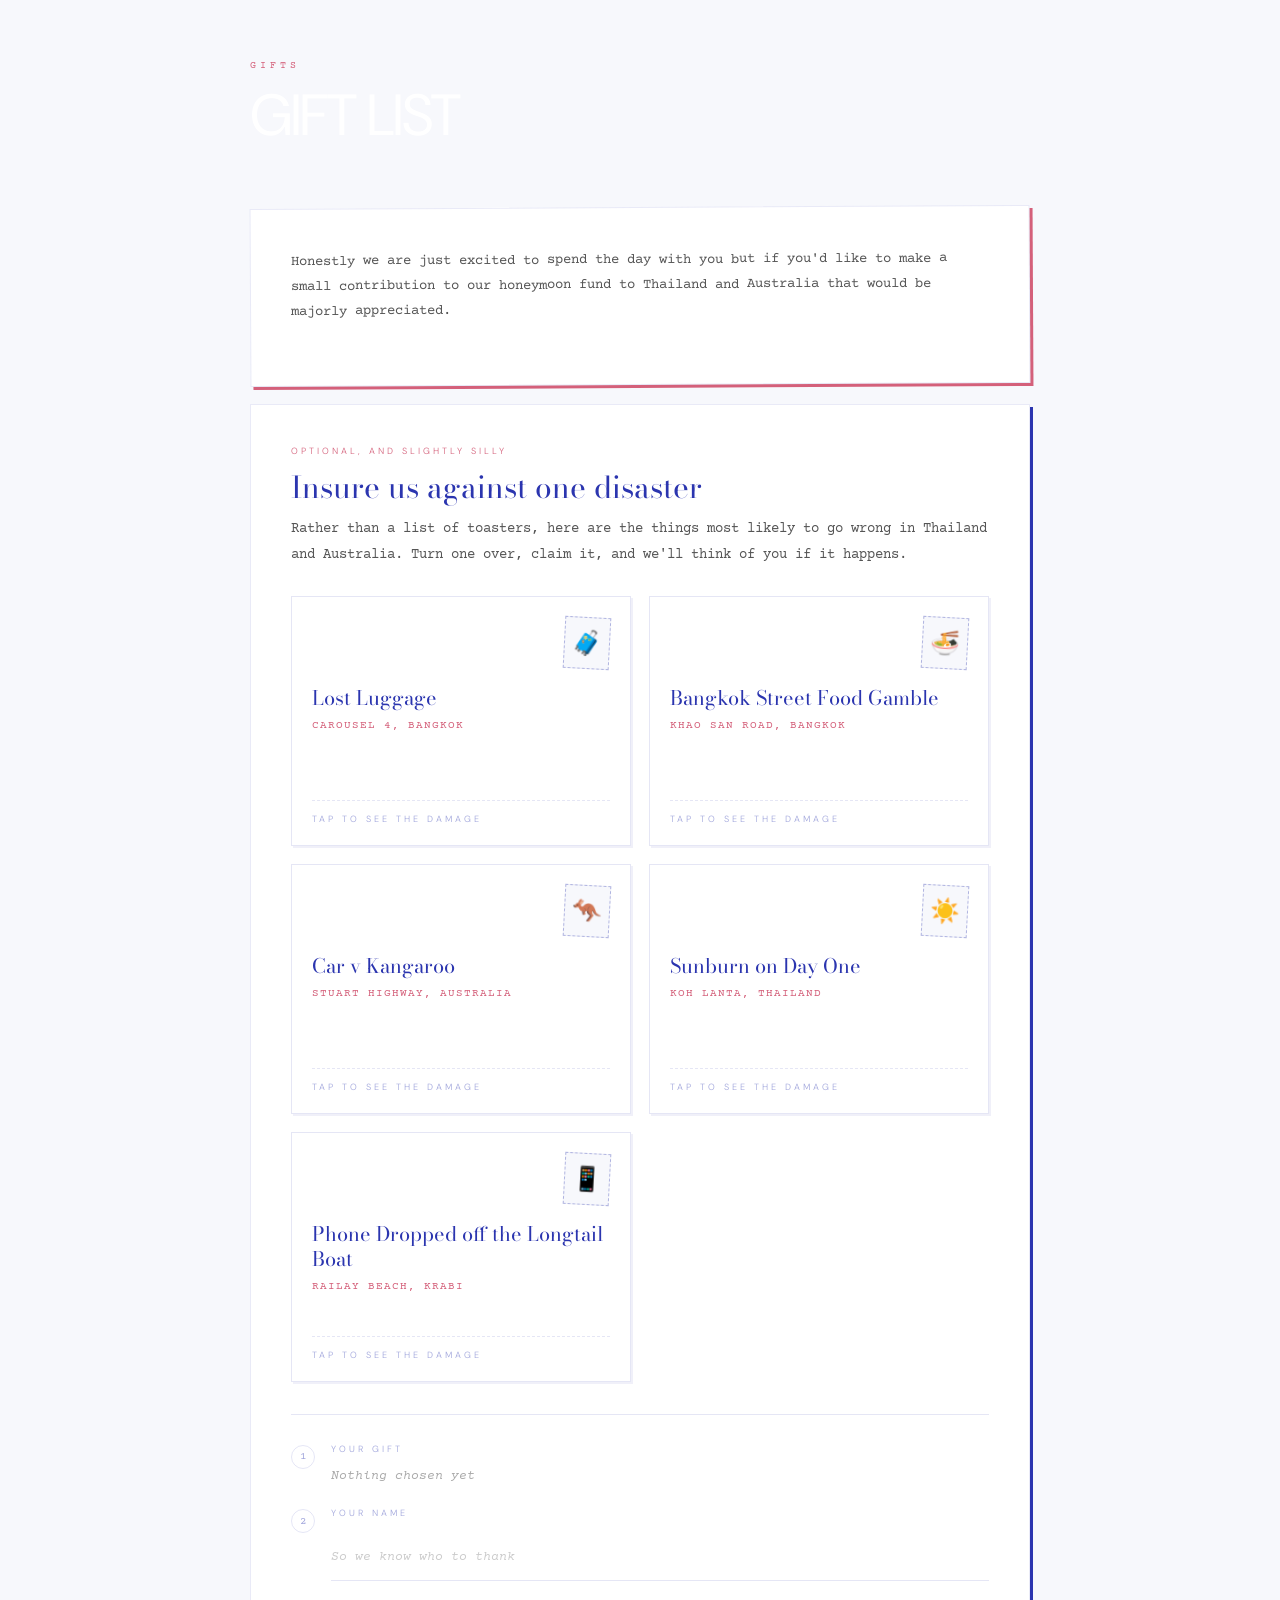
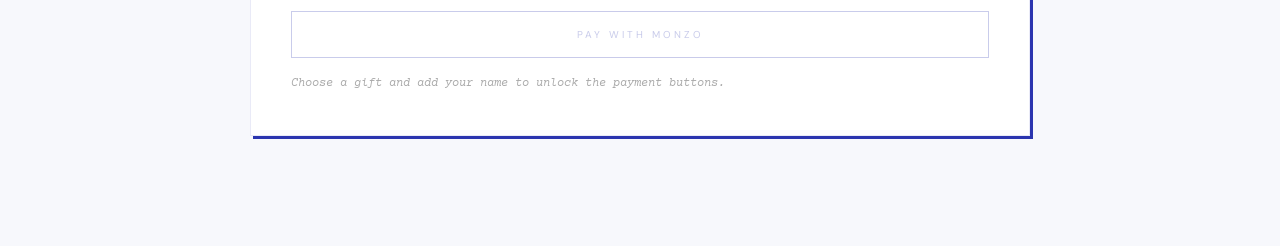
<file: gift.html>
<!DOCTYPE html>
<html lang="en">
<head>
<meta charset="UTF-8">
<meta name="viewport" content="width=device-width, initial-scale=1.0">
<title>Gift section - preview</title>
<link rel="stylesheet" href="styles.css">
<style>
  /* Preview only: no entrance, so show the section straight away. */
  body { background: var(--cream); }
  #gifts { padding-top: 60px; }
</style>
</head>
<body>

<div id="preview"></div>

<script>
// Pull the live #gifts section out of index.html so this page never drifts from it.
fetch('index.html')
  .then(r => r.text())
  .then(html => {
    const doc = new DOMParser().parseFromString(html, 'text/html');
    document.getElementById('preview').replaceChildren(doc.getElementById('gifts'));
    document.body.append(Object.assign(document.createElement('script'), { src: 'app.js' }));
  });
</script>

</body>
</html>
</file>
<file: styles.css>
@import url('https://fonts.googleapis.com/css2?family=Cormorant+Garamond:wght@300;400;500;600&family=DM+Sans:wght@200;300;400;500&family=Bodoni+Moda:ital,opsz,wght@0,6..96,400;0,6..96,700;0,6..96,900;1,6..96,400&family=Great+Vibes&family=Caveat:wght@400;500&family=Courier+Prime:ital@0;1&display=swap');

:root {
  --blue: #2b35af;
  --blue-dark: #1e2680;
  --blue-mid: #3540c0;
  --burgundy: #2b35af;
  --blue-grey: #7A9EA8;
  --red: #f0d44a;
  --pink: #d4607a;
  --cream: #f7f8fc;
  --cream-light: #f7f8fc;
  --gold: #7A9EA8;
  --white: #ffffff;
  --muted: rgba(43,53,175,0.45);
  --border: rgba(43,53,175,0.12);
}

* { box-sizing: border-box; margin: 0; padding: 0; }
html { scroll-behavior: smooth; }

body {
  background: var(--blue);
  color: var(--white);
  font-family: 'DM Sans', sans-serif;
  font-weight: 300;
  min-height: 100vh;
  overflow-x: hidden;
}

body.entrance-open {
  overflow: hidden;
}


/* HERO NAV */
.hero-nav {
  position: absolute;
  top: 20px;
  left: 24px;
  z-index: 10;
  display: flex;
  gap: 28px;
}

.hero-nav a {
  font-family: 'DM Sans', sans-serif;
  font-weight: 800;
  font-size: 15px;
  color: white;
  text-decoration: none;
  text-transform: uppercase;
  letter-spacing: 2px;
  transition: opacity 0.2s;
}

.hero-nav a:hover { opacity: 0.6; }

a:focus-visible,
button:focus-visible,
input[type="text"]:focus-visible,
input[type="password"]:focus-visible {
  outline: 2px solid var(--pink);
  outline-offset: 3px;
}

/* ENTRANCE */
#entrance {
  position: fixed;
  inset: 0;
  background: var(--blue);
  z-index: 1000;
  display: flex;
  flex-direction: column;
  justify-content: space-between;
  padding: 48px 56px;
  transition: opacity 0.8s ease;
}

#entrance::after {
  content: '';
  position: absolute;
  inset: 0;
  pointer-events: none;
  opacity: 0.18;
  background-image: url("data:image/svg+xml,%3Csvg viewBox='0 0 256 256' xmlns='http://www.w3.org/2000/svg'%3E%3Cfilter id='noise'%3E%3CfeTurbulence type='fractalNoise' baseFrequency='0.9' numOctaves='4' stitchTiles='stitch'/%3E%3C/filter%3E%3Crect width='100%25' height='100%25' filter='url(%23noise)'/%3E%3C/svg%3E");
  background-size: 200px 200px;
  mix-blend-mode: overlay;
}

#entrance.fade-out {
  opacity: 0;
  pointer-events: none;
}

.entrance-top {
  flex: 1;
  display: flex;
  flex-direction: column;
  align-items: center;
  justify-content: center;
}

.eye-chart {
  display: flex;
  flex-direction: column;
  width: 100%;
}

.eye-line {
  font-family: 'DM Sans', sans-serif;
  font-weight: 700;
  color: white;
  text-transform: uppercase;
  line-height: 0.95;
  display: block;
}

.eye-line.l1 { font-size: clamp(52px, 11vw, 140px); }
.eye-line.l2 { font-size: clamp(52px, 11vw, 140px); opacity: 0.85; }
.eye-line.l3 { font-size: clamp(52px, 11vw, 140px); }
.eye-names-wrap {
  position: relative;
  display: flex;
  flex-direction: column;
  line-height: 0.95;
}

.eye-are {
  font-family: 'Caveat', cursive;
  font-size: clamp(36px, 7vw, 88px);
  color: #f0d44a;
  font-weight: 500;
  position: absolute;
  top: 50%;
  left: 0;
  transform: translateY(-50%) rotate(-3deg);
  line-height: 1;
  z-index: 2;
  white-space: nowrap;
}
.eye-bottom-row {
  display: flex;
  justify-content: space-between;
  width: 100%;
  margin-top: 24px;
}
.eye-line.l4 { font-size: clamp(20px, 4vw, 52px); opacity: 0.9; }
.eye-date-row {
  display: flex;
  justify-content: space-between;
  width: 100%;
  margin-top: 4px;
}
.eye-line.l5 { font-size: clamp(9px, 1.5vw, 18px); opacity: 0.45; letter-spacing: 1px; }

.entrance-bottom {
  display: flex;
  align-items: flex-end;
  justify-content: space-between;
}

.entrance-bottom-right {
  display: flex;
  align-items: flex-end;
  gap: 20px;
}

.poem {
  max-width: 360px;
  margin-left: auto;
  margin-right: 48px;
}

.poem-line {
  font-family: 'Courier Prime', monospace;
  font-size: 12px;
  font-style: italic;
  font-weight: 400;
  color: #f0d44a;
  line-height: 1.7;
  display: block;
  text-align: left;
  letter-spacing: 0.3px;
}


@keyframes fadeUp { to { opacity: 1; transform: translateY(0); } }
@keyframes fadeInFull { to { opacity: 1; } }
@keyframes fadeInHalf { to { opacity: 1; } }

.enter-link {
  background: none;
  border: none;
  color: white;
  font-size: 52px;
  font-weight: 500;
  cursor: pointer;
  padding: 0;
  text-decoration: none;
  transition: all 0.3s;
  line-height: 1;
  align-self: flex-end;
}
.enter-link:hover { transform: translateX(12px); opacity: 0.7; }

/* MAIN SITE */
#main-site { 
  opacity: 0;
  min-height: 100vh;
  pointer-events: none;
}
#main-site.visible { 
  opacity: 1;
  pointer-events: all;
  transition: opacity 0.4s ease;
}

/* NAV */
nav {
  display: none;
}

.nav-brand { display: none; }

.nav-links { display: flex; gap: 0; list-style: none; }

.nav-links li::after {
  content: ',';
  font-family: 'DM Sans', sans-serif;
  font-size: 13px;
  color: white;
  margin-right: 6px;
}

.nav-links li:last-child::after { content: ''; margin-right: 0; }

.nav-links a {
  font-family: 'DM Sans', sans-serif;
  font-size: 13px;
  color: var(--blue);
  text-decoration: none;
  transition: opacity 0.2s;
  margin-right: 2px;
}
.nav-links a:hover { opacity: 0.6; }

.nav-toggle {
  display: none;
  background: none;
  border: none;
  color: var(--blue);
  font-size: 22px;
  cursor: pointer;
}

/* HERO */
.hero {
  width: 100%;
  height: 100vh;
  position: relative;
  display: flex;
  align-items: flex-end;
  overflow: hidden;
}

.hero-img {
  position: absolute;
  inset: 0;
  width: 100%;
  height: 100%;
  object-fit: cover;
  object-position: center 65%;
  filter: none;
}

.hero::before {
  display: none;
}

.hero-text {
  position: relative;
  z-index: 2;
  padding: 48px;
  width: 100%;
}

.hero-names {
  font-family: 'DM Sans', sans-serif;
  font-size: clamp(52px, 8vw, 96px);
  font-weight: 400;
  font-style: normal;
  color: var(--white);
  line-height: 0.95;
  display: block;
  margin-bottom: 14px;
  letter-spacing: -1px;
}

.hero-date {
  font-family: 'DM Sans', sans-serif;
  font-size: 12px;
  letter-spacing: 2px;
  color: rgba(255,255,255,0.65);
  display: block;
}

.hero-scroll {
  position: absolute;
  bottom: 32px;
  right: 48px;
  z-index: 2;
  font-family: 'DM Sans', sans-serif;
  font-size: 9px;
  letter-spacing: 3px;
  text-transform: uppercase;
  color: rgba(255,255,255,0.35);
  animation: bounce 2s ease-in-out infinite;
}

@keyframes bounce {
  0%, 100% { transform: translateY(0); }
  50% { transform: translateY(6px); }
}

/* DISCO THREE BALL */
#disco-container {
  position: absolute;
  top: 0;
  right: 0;
  width: 200px;
  height: 280px;
  z-index: 6;
  pointer-events: none;
}
#disco-container canvas { display: block; }

/* DISCO REFLECTIONS */
#reflections-canvas {
  position: absolute;
  inset: 0;
  width: 100%;
  height: 100%;
  z-index: 1;
  pointer-events: none;
}

/* SECTIONS */
.section { padding: 90px 48px; }
.section-inner { max-width: 780px; margin: 0 auto; }
.section.light { background: var(--cream); color: var(--burgundy); }
.section.dark { background: var(--burgundy); color: var(--cream); }

.section-eyebrow {
  font-family: 'Courier Prime', monospace;
  font-size: 10px;
  letter-spacing: 4px;
  text-transform: uppercase;
  color: var(--pink);
  margin-bottom: 14px;
  display: block;
}

.section-title {
  font-family: 'DM Sans', sans-serif;
  font-size: clamp(36px, 6vw, 58px);
  font-style: normal;
  font-weight: 700;
  text-transform: uppercase;
  letter-spacing: -1px;
  font-weight: 400;
  line-height: 1.05;
  margin-bottom: 24px;
}

.section.light .section-title { color: var(--blue); }
.section.dark .section-title { color: var(--white); }
.section[style*="fdf8e8"] .section-title { color: var(--burgundy); }
.section[style*="fdf8e8"] .section-eyebrow { color: var(--gold); }

.divider { width: 40px; height: 1px; background: var(--yellow); margin-bottom: 36px; }




/* STAR DROPDOWN */
.star-dropdown {
  width: 100%;
  border: none;
  border-bottom: 1px solid rgba(43,53,175,0.15);
  background: transparent;
  padding: 8px 0;
  font-family: 'Courier Prime', monospace;
  font-size: 14px;
  font-weight: 400;
  color: var(--burgundy);
  outline: none;
  cursor: pointer;
  -webkit-appearance: none;
  appearance: none;
  background-image: url("data:image/svg+xml,%3Csvg xmlns='http://www.w3.org/2000/svg' width='12' height='8' viewBox='0 0 12 8'%3E%3Cpath d='M1 1l5 5 5-5' stroke='%23999' stroke-width='1.5' fill='none' stroke-linecap='round'/%3E%3C/svg%3E");
  background-repeat: no-repeat;
  background-position: right 4px center;
}
.star-dropdown:focus { border-bottom-color: var(--blue); }



/* DRAWING */
.drawing-wrap {
  display: flex;
  justify-content: center;
  margin-top: 24px;
  pointer-events: none;
}

.drawing-img {
  width: 220px;
  opacity: 0.95;
  mix-blend-mode: screen;
}

/* TIMELINE */
.timeline { display: flex; flex-direction: column; gap: 0; margin-top: 16px; }

.timeline-item {
  display: grid;
  grid-template-columns: 20px 2px 1fr;
  gap: 0 16px;
  align-items: flex-start;
  min-height: 60px;
}

.timeline-icon {
  font-size: 18px;
  padding-top: 4px;
  text-align: center;
  color: var(--blue-grey);
  font-family: 'DM Sans', sans-serif;
  font-weight: 300;
}

.timeline-line {
  width: 2px;
  background: var(--blue-grey);
  margin: 6px auto 0;
  flex: 1;
  min-height: 60px;
}

.timeline-item.last .timeline-line { display: none; }

.timeline-content { padding-bottom: 20px; }

.timeline-time {
  font-family: 'Courier Prime', monospace;
  font-size: 10px;
  letter-spacing: 2px;
  text-transform: uppercase;
  color: var(--red);
  margin-bottom: 3px;
}

.timeline-heading {
  font-family: 'Courier Prime', monospace;
  font-size: 15px;
  font-weight: 700;
  text-transform: uppercase;
  letter-spacing: 1px;
  color: var(--burgundy);
  margin-bottom: 3px;
}

.timeline-desc {
  font-family: 'Courier Prime', monospace;
  font-size: 12px;
  color: #888;
  font-style: normal;
  letter-spacing: 0.5px;
}

/* GIFTS */
.gift-card { background: white; border: 1px solid rgba(43,53,175,0.1); padding: 40px; margin-bottom: 20px; transform: rotate(-0.3deg); box-shadow: 3px 3px 0 var(--pink); }
.gift-card p { font-family: 'Courier Prime', monospace; font-size: 14px; color: #555; line-height: 1.8; margin-bottom: 20px; }
.gift-btn { display: inline-block; padding: 14px 32px; background: var(--blue); color: white; text-decoration: none; font-family: 'DM Sans', sans-serif; font-size: 10px; letter-spacing: 3px; text-transform: uppercase; transition: background 0.2s; }
.gift-btn:hover { background: var(--blue-mid); }
.gift-note { font-family: 'Courier Prime', monospace; font-size: 12px; color: #aaa; margin-top: 12px; font-style: italic; }
.gift-soon { font-family: 'Courier Prime', monospace; font-size: 12px; color: #aaa; font-style: italic; margin-top: 0; }

/* GIFT PICKER */
.giftpicker { background: white; border: 1px solid rgba(43,53,175,0.1); padding: 40px; margin-bottom: 20px; box-shadow: 3px 3px 0 var(--blue); }
.giftpicker-title { font-family: 'Bodoni Moda', serif; font-size: 30px; font-weight: 400; color: var(--blue); line-height: 1.2; margin-bottom: 12px; }
.giftpicker-eyebrow { display: block; font-family: 'DM Sans', sans-serif; font-size: 9px; letter-spacing: 3px; text-transform: uppercase; color: var(--pink); margin-bottom: 12px; }
.giftpicker-intro { font-family: 'Courier Prime', monospace; font-size: 14px; color: #555; line-height: 1.8; margin-bottom: 28px; }

/* Postcards */
.gift-cards { display: grid; grid-template-columns: repeat(auto-fill, minmax(248px, 1fr)); gap: 18px; }

.postcard { perspective: 1400px; }
.postcard-inner {
  position: relative; min-height: 250px; height: 100%;
  transform-style: preserve-3d; transition: transform 0.62s cubic-bezier(0.4, 0.15, 0.2, 1);
}
.postcard.flipped .postcard-inner { transform: rotateY(180deg); }

.postcard-face {
  position: absolute; inset: 0; width: 100%; height: 100%;
  display: flex; flex-direction: column; align-items: flex-start; text-align: left;
  padding: 20px; background: white; border: 1px solid var(--border);
  box-shadow: 2px 2px 0 rgba(43,53,175,0.07);
  backface-visibility: hidden; -webkit-backface-visibility: hidden;
  transition: border-color 0.2s, box-shadow 0.2s;
}
.postcard.selected .postcard-face { border-color: var(--blue); box-shadow: 3px 3px 0 var(--blue); }

/* Front: stamp, title, where it goes wrong, and the prompt to turn it over. */
.pc-front { font: inherit; color: inherit; cursor: pointer; }
.pc-front:hover { box-shadow: 3px 3px 0 rgba(43,53,175,0.16); }
.pc-stamp {
  align-self: flex-end; width: 46px; height: 52px; margin-bottom: 16px;
  display: flex; align-items: center; justify-content: center; font-size: 24px; line-height: 1;
  border: 1px dashed rgba(43,53,175,0.35); background: var(--cream); transform: rotate(3deg);
}
.pc-title { font-family: 'Bodoni Moda', serif; font-size: 20px; line-height: 1.25; color: var(--blue); }
.pc-location {
  font-family: 'Courier Prime', monospace; font-size: 11px; letter-spacing: 1px;
  text-transform: uppercase; color: var(--pink); margin-top: 9px;
}
.pc-rule { width: 100%; border-top: 1px dashed var(--border); margin: auto 0 12px; }
.pc-cta { font-family: 'DM Sans', sans-serif; font-size: 9px; letter-spacing: 3px; text-transform: uppercase; color: var(--muted); }
.pc-front:hover .pc-cta { color: var(--blue); }

/* Back: the message side, handwritten. */
.pc-back { transform: rotateY(180deg); background: var(--cream); justify-content: space-between; }
.pc-postmark {
  align-self: flex-end; width: 38px; height: 38px; border-radius: 50%; border: 1px dashed rgba(43,53,175,0.3);
  display: flex; align-items: center; justify-content: center; font-size: 17px; opacity: 0.75; transform: rotate(-8deg);
}
.pc-blurb { font-family: 'Caveat', cursive; font-size: 23px; line-height: 1.4; color: var(--blue); margin: 10px 0; }
.pc-actions { display: flex; align-items: center; gap: 14px; flex-wrap: wrap; width: 100%; }
.pc-pick {
  padding: 11px 22px; background: var(--blue); color: white; border: 1px solid var(--blue);
  font-family: 'DM Sans', sans-serif; font-size: 9px; letter-spacing: 3px; text-transform: uppercase;
  cursor: pointer; transition: background 0.2s, color 0.2s;
}
.pc-pick:hover { background: var(--blue-mid); }
.postcard.selected .pc-pick { background: none; color: var(--blue); cursor: default; }
.pc-return {
  background: none; border: none; padding: 0; cursor: pointer;
  font-family: 'Courier Prime', monospace; font-size: 11px; font-style: italic; color: var(--muted);
}
.pc-return:hover { color: var(--blue); }

@media (prefers-reduced-motion: reduce) {
  .postcard-inner { transition: none; }
}

/* Checkout */
.gift-checkout { margin-top: 32px; padding-top: 28px; border-top: 1px solid var(--border); }
.gift-step { display: flex; gap: 16px; align-items: flex-start; margin-bottom: 22px; }
.gift-step-num {
  flex: 0 0 auto; width: 24px; height: 24px; border: 1px solid var(--border); border-radius: 50%;
  display: flex; align-items: center; justify-content: center; margin-top: 2px;
  font-family: 'Courier Prime', monospace; font-size: 11px; color: var(--muted); transition: all 0.25s ease;
}
.gift-step.done .gift-step-num { background: var(--blue); border-color: var(--blue); color: white; }
.gift-step-body { flex: 1; min-width: 0; }
.gift-step-label { display: block; font-family: 'DM Sans', sans-serif; font-size: 9px; letter-spacing: 3px; text-transform: uppercase; color: var(--muted); margin-bottom: 8px; }
.gift-step-value { font-family: 'Bodoni Moda', serif; font-size: 19px; color: var(--blue); line-height: 1.35; }
.gift-step-value.empty { font-family: 'Courier Prime', monospace; font-size: 13px; font-style: italic; color: #aaa; }

#gift-name {
  width: 100%; padding: 12px 0; background: none; border: none; border-bottom: 1px solid var(--border);
  font-family: 'Bodoni Moda', serif; font-size: 19px; color: var(--blue); outline: none; transition: border-color 0.2s;
}
#gift-name::placeholder { font-family: 'Courier Prime', monospace; font-size: 13px; font-style: italic; color: #ccc; }
#gift-name:focus { border-bottom-color: var(--blue); }

.gift-pay { display: flex; gap: 12px; flex-wrap: wrap; margin-top: 30px; }
.gift-pay-btn {
  flex: 1 1 160px; padding: 16px 24px; border: 1px solid var(--blue); background: var(--blue); color: white;
  font-family: 'DM Sans', sans-serif; font-size: 10px; letter-spacing: 3px; text-transform: uppercase;
  cursor: pointer; transition: background 0.2s, opacity 0.2s;
}
.gift-pay-btn.secondary { background: none; color: var(--blue); }
.gift-pay-btn:hover:not(:disabled) { background: var(--blue-mid); color: white; }
.gift-pay-btn:disabled { opacity: 0.25; cursor: not-allowed; }
.gift-pay-hint { font-family: 'Courier Prime', monospace; font-size: 12px; color: #aaa; font-style: italic; margin-top: 16px; line-height: 1.7; }
.gift-pay-hint.done { color: var(--blue); font-style: normal; }

@media (max-width: 768px) {
  .giftpicker { padding: 28px 20px; }
  .giftpicker-title { font-size: 25px; }
  .gift-cards { grid-template-columns: 1fr; gap: 14px; }
  .postcard-inner { min-height: 232px; }
  .pc-title { font-size: 19px; }
  .gift-pay-btn { flex: 1 1 100%; }
}

/* INFO */
.info-card { background: white; border: 1px solid rgba(43,53,175,0.1); padding: 32px; margin-bottom: 16px; }
.info-card:nth-child(odd) { transform: rotate(-0.2deg); }
.info-card:nth-child(even) { transform: rotate(0.2deg); }
.info-card-title { font-family: 'DM Sans', sans-serif; font-size: 26px; font-style: normal;
  font-weight: 700;
  letter-spacing: -0.5px; color: var(--pink); margin-bottom: 14px; padding-bottom: 12px; border-bottom: 1px solid rgba(43,53,175,0.1); }
.info-card p { font-family: 'Courier Prime', monospace; font-size: 13px; color: #555; line-height: 1.8; margin-bottom: 6px; }
.info-card strong { color: var(--blue); font-weight: 500; }
.schedule-row { display: flex; gap: 20px; margin-bottom: 10px; }
.schedule-time { font-size: 10px; letter-spacing: 2px; color: var(--blue); min-width: 50px; margin-top: 3px; text-transform: uppercase; }
.schedule-event { font-size: 14px; color: #555; }

/* FOOTER */
footer { background: var(--blue); padding: 48px;  }
.footer-names { font-family: 'DM Sans', sans-serif; font-size: 24px; font-style: normal;
  font-weight: 700; color: var(--white); margin-bottom: 10px; }
.footer-date { font-size: 10px; letter-spacing: 4px; text-transform: uppercase; color: var(--blue); }

/* RESPONSIVE */
@media (max-width: 768px) {
  nav { padding: 20px 24px; }
  nav.scrolled { padding: 14px 24px; }
  .nav-links { display: none; }
  .nav-toggle { display: block; }
  .nav-links.open { display: flex; flex-direction: column; position: fixed; inset: 0; background: var(--cream);  justify-content: center; gap: 32px; z-index: 99; }
  .nav-links.open li::after { display: none; }
  .nav-links.open a { font-size: 20px; letter-spacing: 2px; color: var(--blue); }
  .hero-text { padding: 32px 24px; }
  .hero-scroll { right: 24px; }
  .section { padding: 60px 24px; }
  footer { padding: 40px 24px; }
}

.alt-timeline { position: relative; padding: 12px 0 8px; margin-top: 8px; }
.alt-timeline::before { content: ''; position: absolute; left: 50%; top: 0; bottom: 0; width: 1px; background: rgba(43,53,175,0.15); transform: translateX(-50%); }
.alt-item { display: flex; align-items: flex-start; margin-bottom: 28px; position: relative; width: 100%; }
.alt-item.left { padding-right: calc(50% + 28px); justify-content: flex-end; text-align: right; }
.alt-item.right { padding-left: calc(50% + 28px); justify-content: flex-start; text-align: left; }
.alt-dot { position: absolute; left: 50%; top: 5px; transform: translateX(-50%); width: 8px; height: 8px; border-radius: 50%; background: var(--blue); border: 2px solid white; box-shadow: 0 0 0 1px var(--blue); z-index: 2; }
.alt-time { font-family: 'Courier Prime', monospace; font-size: 10px; letter-spacing: 2px; text-transform: uppercase; color: var(--blue-grey); margin-bottom: 3px; }
.alt-heading { font-family: 'DM Sans', sans-serif; font-size: 18px; font-style: normal;
  font-weight: 700; color: var(--pink); margin-bottom: 2px; }
.alt-desc { font-family: 'Courier Prime', monospace; font-size: 11px; color: #999; }
.alt-note { font-family: 'Courier Prime', monospace; font-size: 11px; color: #bbb; text-align: center; margin-top: 8px; font-style: italic; }
@media (max-width: 768px) {
  .alt-timeline::before { left: 12px; transform: none; }
  .alt-dot { left: 12px; transform: none; }
  .alt-item.left, .alt-item.right {
    padding-left: 36px;
    padding-right: 0;
    text-align: left;
    justify-content: flex-start;
  }
}
</file>
